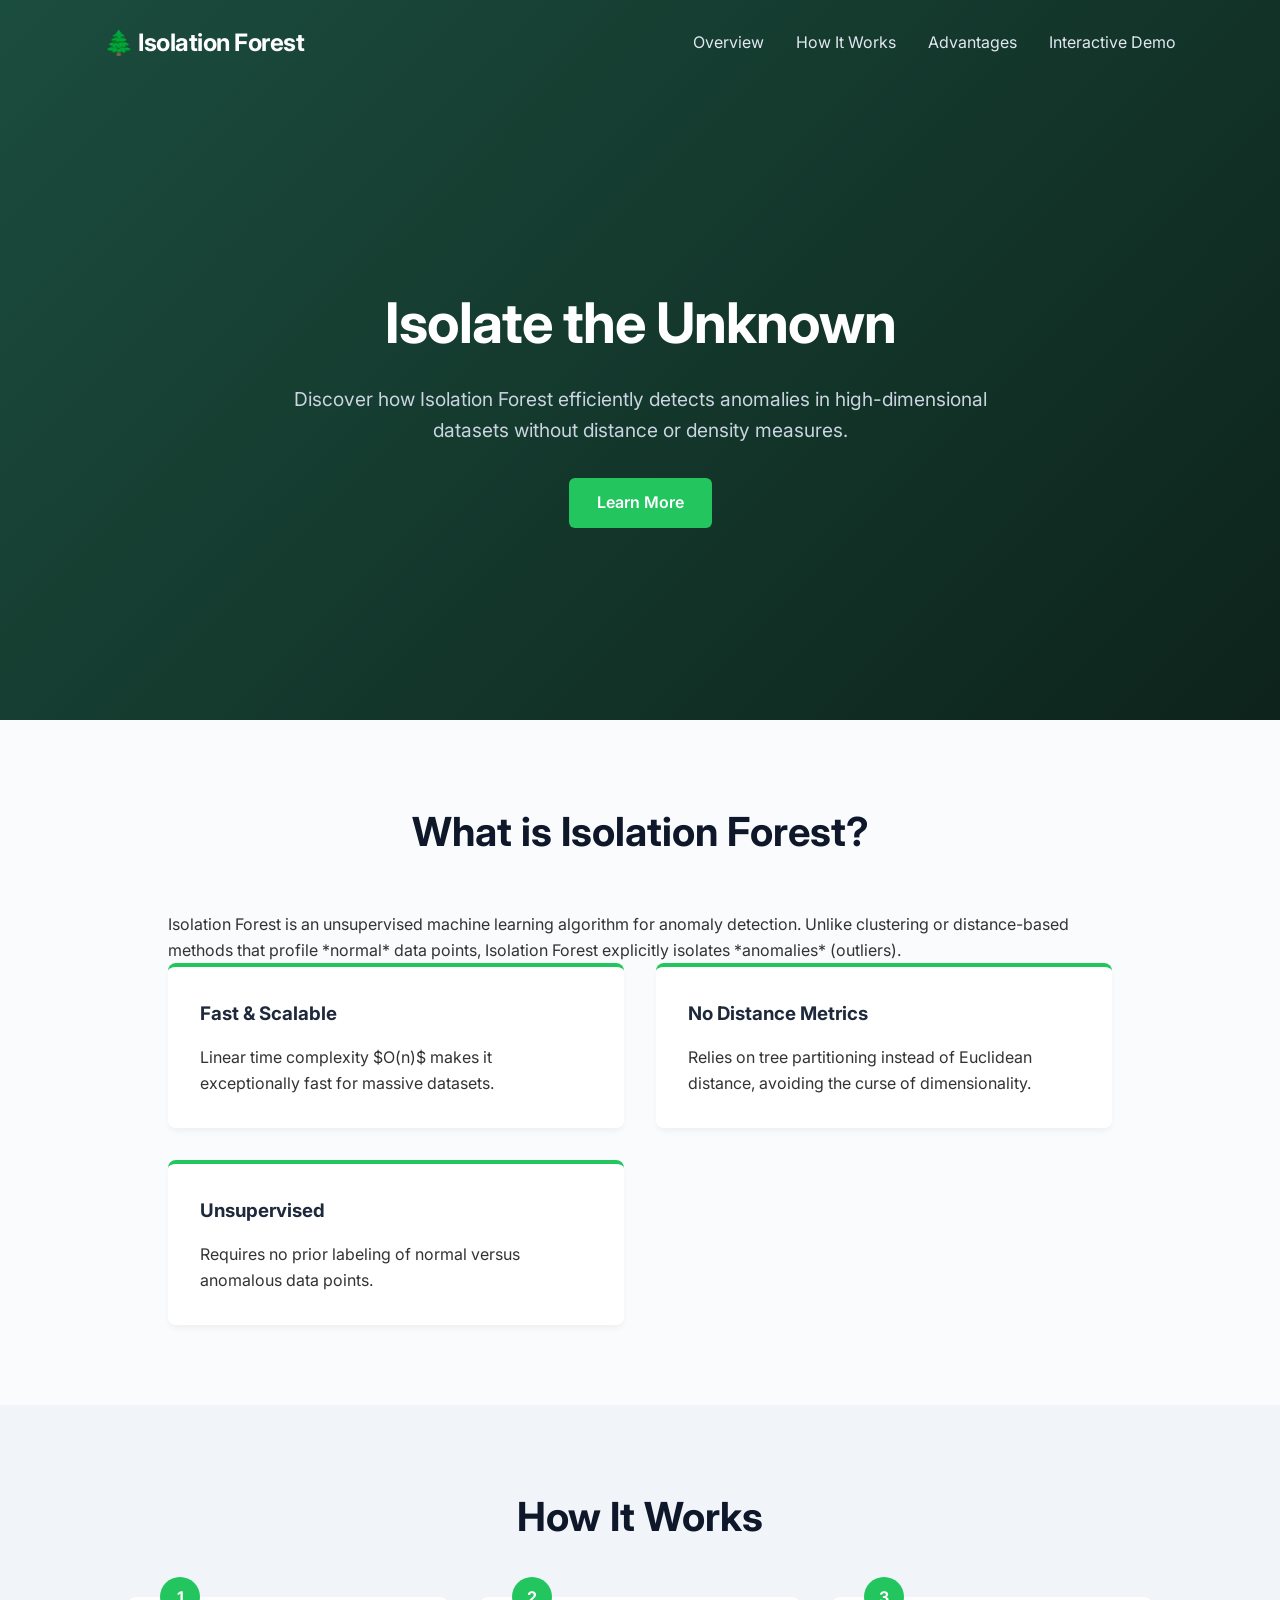
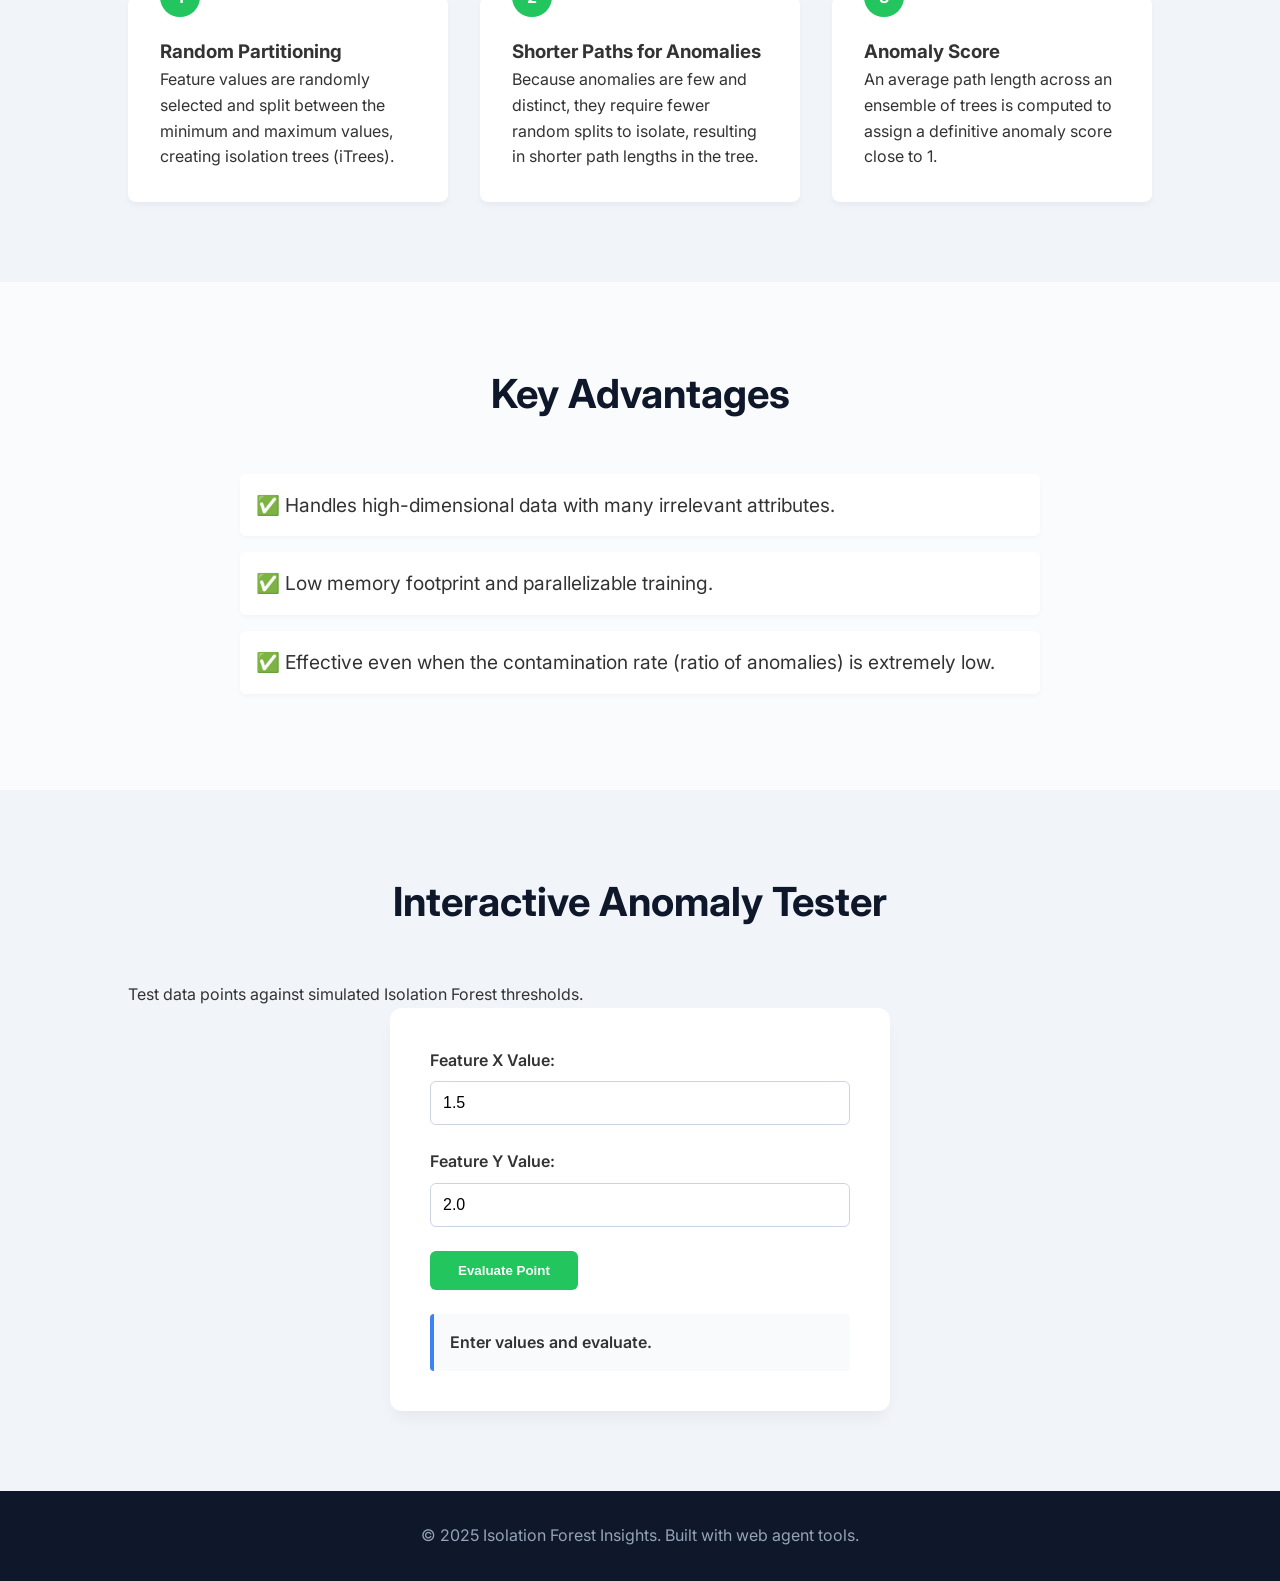
<file: ME3-Full-Duplex-Voice-AI-Agent/outputs/websites/isolation_forest/index.html>
<!DOCTYPE html>
<html lang="en">
<head>
    <meta charset="UTF-8">
    <meta name="viewport" content="width=device-width, initial-scale=1.0">
    <title>Isolation Forest: Anomaly Detection Explained</title>
    <link rel="stylesheet" href="style.css">
    <link href="https://fonts.googleapis.com/css2?family=Inter:wght@300;400;600;700&display=swap" rel="stylesheet">
</head>
<body>
    <header class="hero">
        <nav class="navbar">
            <div class="logo">🌲 Isolation Forest</div>
            <ul class="nav-links">
                <li><a href="#overview">Overview</a></li>
                <li><a href="#how-it-works">How It Works</a></li>
                <li><a href="#advantages">Advantages</a></li>
                <li><a href="#demo">Interactive Demo</a></li>
            </ul>
        </nav>
        <div class="hero-content">
            <h1>Isolate the Unknown</h1>
            <p>Discover how Isolation Forest efficiently detects anomalies in high-dimensional datasets without distance or density measures.</p>
            <a href="#how-it-works" class="btn primary">Learn More</a>
        </div>
    </header>

    <main>
        <section id="overview" class="section">
            <h2>What is Isolation Forest?</h2>
            <p>Isolation Forest is an unsupervised machine learning algorithm for anomaly detection. Unlike clustering or distance-based methods that profile *normal* data points, Isolation Forest explicitly isolates *anomalies* (outliers).</p>
            <div class="card-grid">
                <div class="card">
                    <h3>Fast & Scalable</h3>
                    <p>Linear time complexity $O(n)$ makes it exceptionally fast for massive datasets.</p>
                </div>
                <div class="card">
                    <h3>No Distance Metrics</h3>
                    <p>Relies on tree partitioning instead of Euclidean distance, avoiding the curse of dimensionality.</p>
                </div>
                <div class="card">
                    <h3>Unsupervised</h3>
                    <p>Requires no prior labeling of normal versus anomalous data points.</p>
                </div>
            </div>
        </section>

        <section id="how-it-works" class="section bg-light">
            <h2>How It Works</h2>
            <div class="steps">
                <div class="step">
                    <div class="step-num">1</div>
                    <h3>Random Partitioning</h3>
                    <p>Feature values are randomly selected and split between the minimum and maximum values, creating isolation trees (iTrees).</p>
                </div>
                <div class="step">
                    <div class="step-num">2</div>
                    <h3>Shorter Paths for Anomalies</h3>
                    <p>Because anomalies are few and distinct, they require fewer random splits to isolate, resulting in shorter path lengths in the tree.</p>
                </div>
                <div class="step">
                    <div class="step-num">3</div>
                    <h3>Anomaly Score</h3>
                    <p>An average path length across an ensemble of trees is computed to assign a definitive anomaly score close to 1.</p>
                </div>
            </div>
        </section>

        <section id="advantages" class="section">
            <h2>Key Advantages</h2>
            <ul class="feature-list">
                <li>✅ Handles high-dimensional data with many irrelevant attributes.</li>
                <li>✅ Low memory footprint and parallelizable training.</li>
                <li>✅ Effective even when the contamination rate (ratio of anomalies) is extremely low.</li>
            </ul>
        </section>

        <section id="demo" class="section bg-light text-center">
            <h2>Interactive Anomaly Tester</h2>
            <p>Test data points against simulated Isolation Forest thresholds.</p>
            <div class="demo-box">
                <div class="input-group">
                    <label for="featureX">Feature X Value:</label>
                    <input type="number" id="featureX" value="1.5" step="0.1">
                </div>
                <div class="input-group">
                    <label for="featureY">Feature Y Value:</label>
                    <input type="number" id="featureY" value="2.0" step="0.1">
                </div>
                <button id="testBtn" class="btn primary">Evaluate Point</button>
                <div id="resultOutput" class="result-display">Enter values and evaluate.</div>
            </div>
        </section>
    </main>

    <footer>
        <p>&copy; 2025 Isolation Forest Insights. Built with web agent tools.</p>
    </footer>

    <script src="script.js"></script>
</body>
</html>
</file>
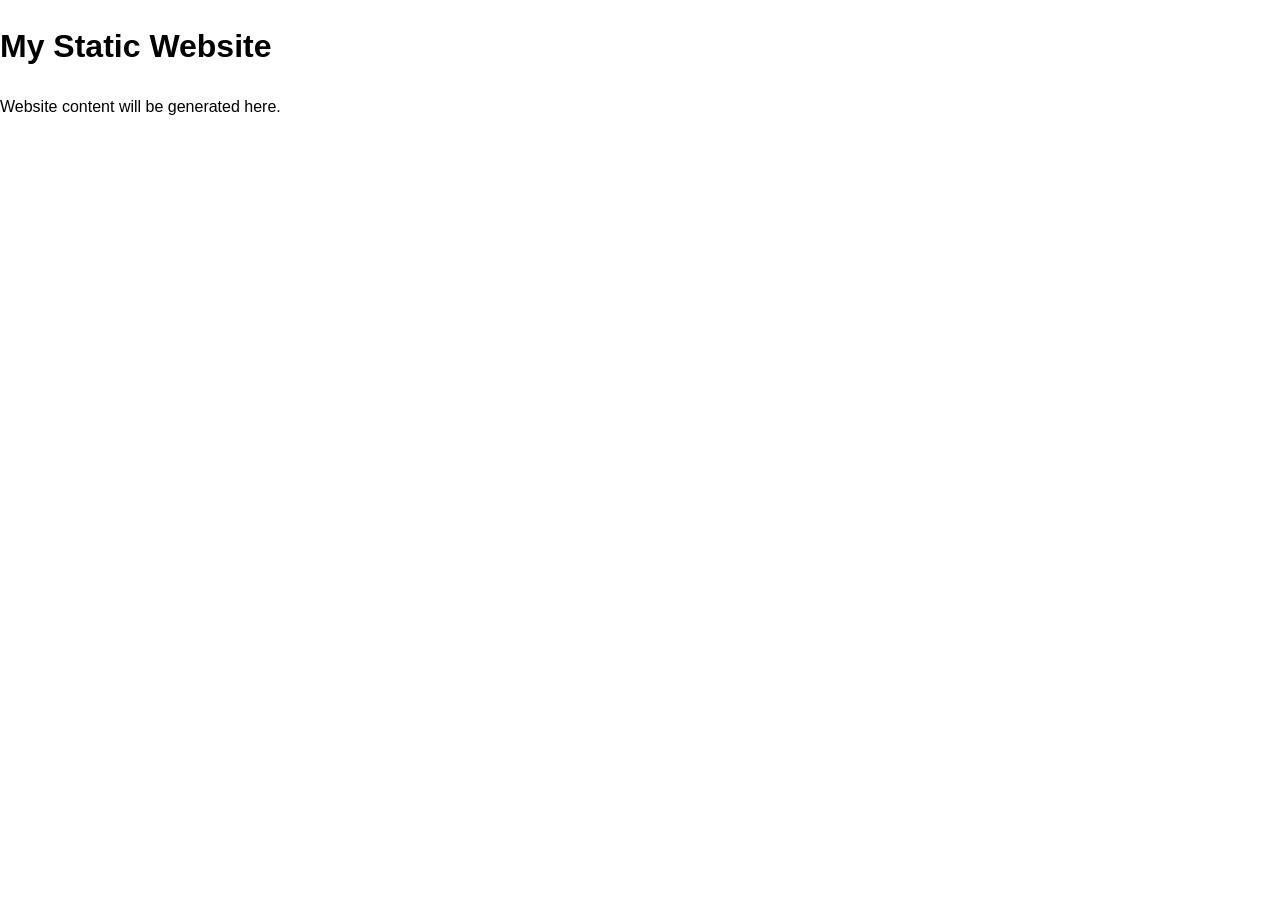
<file: ME3-Full-Duplex-Voice-AI-Agent/outputs/websites/my_static_website/index.html>
<!DOCTYPE html>
<html lang="en">
<head>
    <meta charset="UTF-8">
    <meta name="viewport" content="width=device-width, initial-scale=1.0">
    <meta name="description" content="A clean, modern static website.">
    <title>My Static Website</title>
    <link rel="stylesheet" href="style.css">
</head>
<body>

    <main>
        <h1>My Static Website</h1>
        <p>Website content will be generated here.</p>
    </main>

    <script src="script.js"></script>
</body>
</html>
</file>
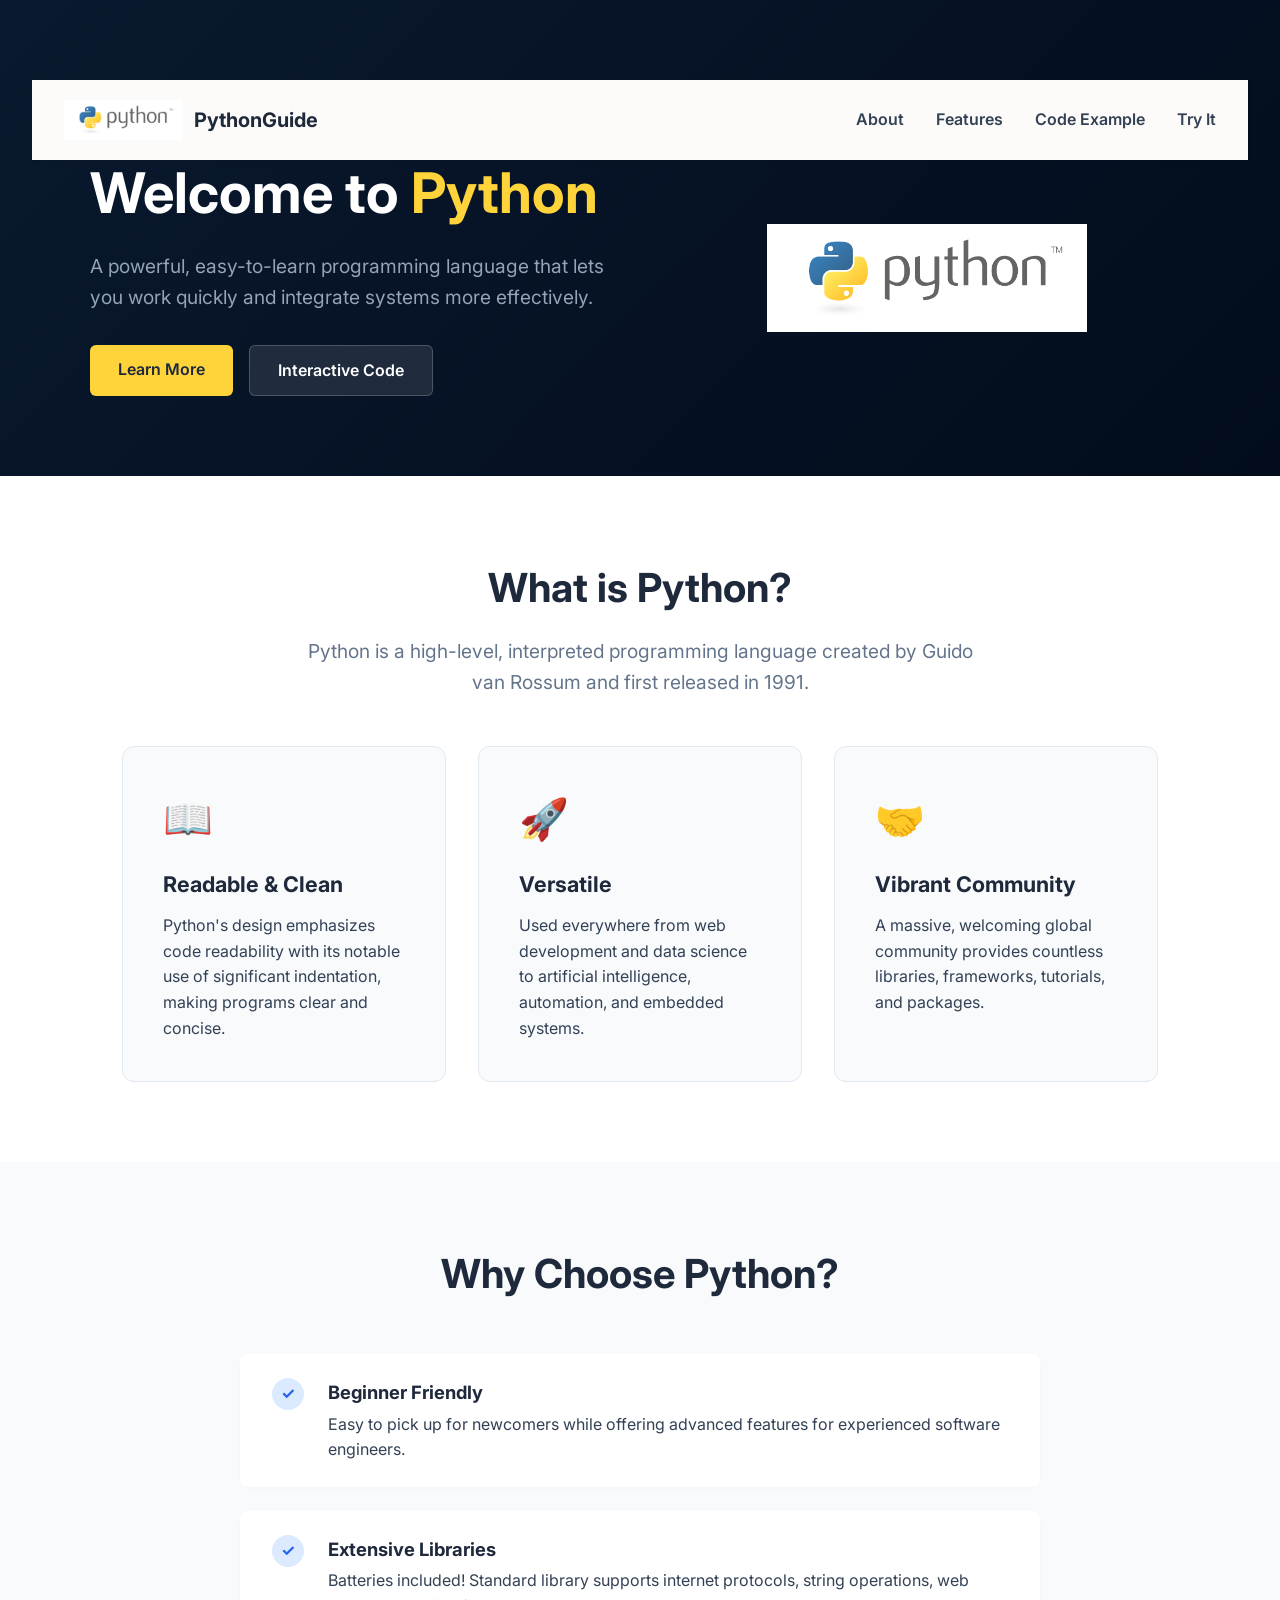
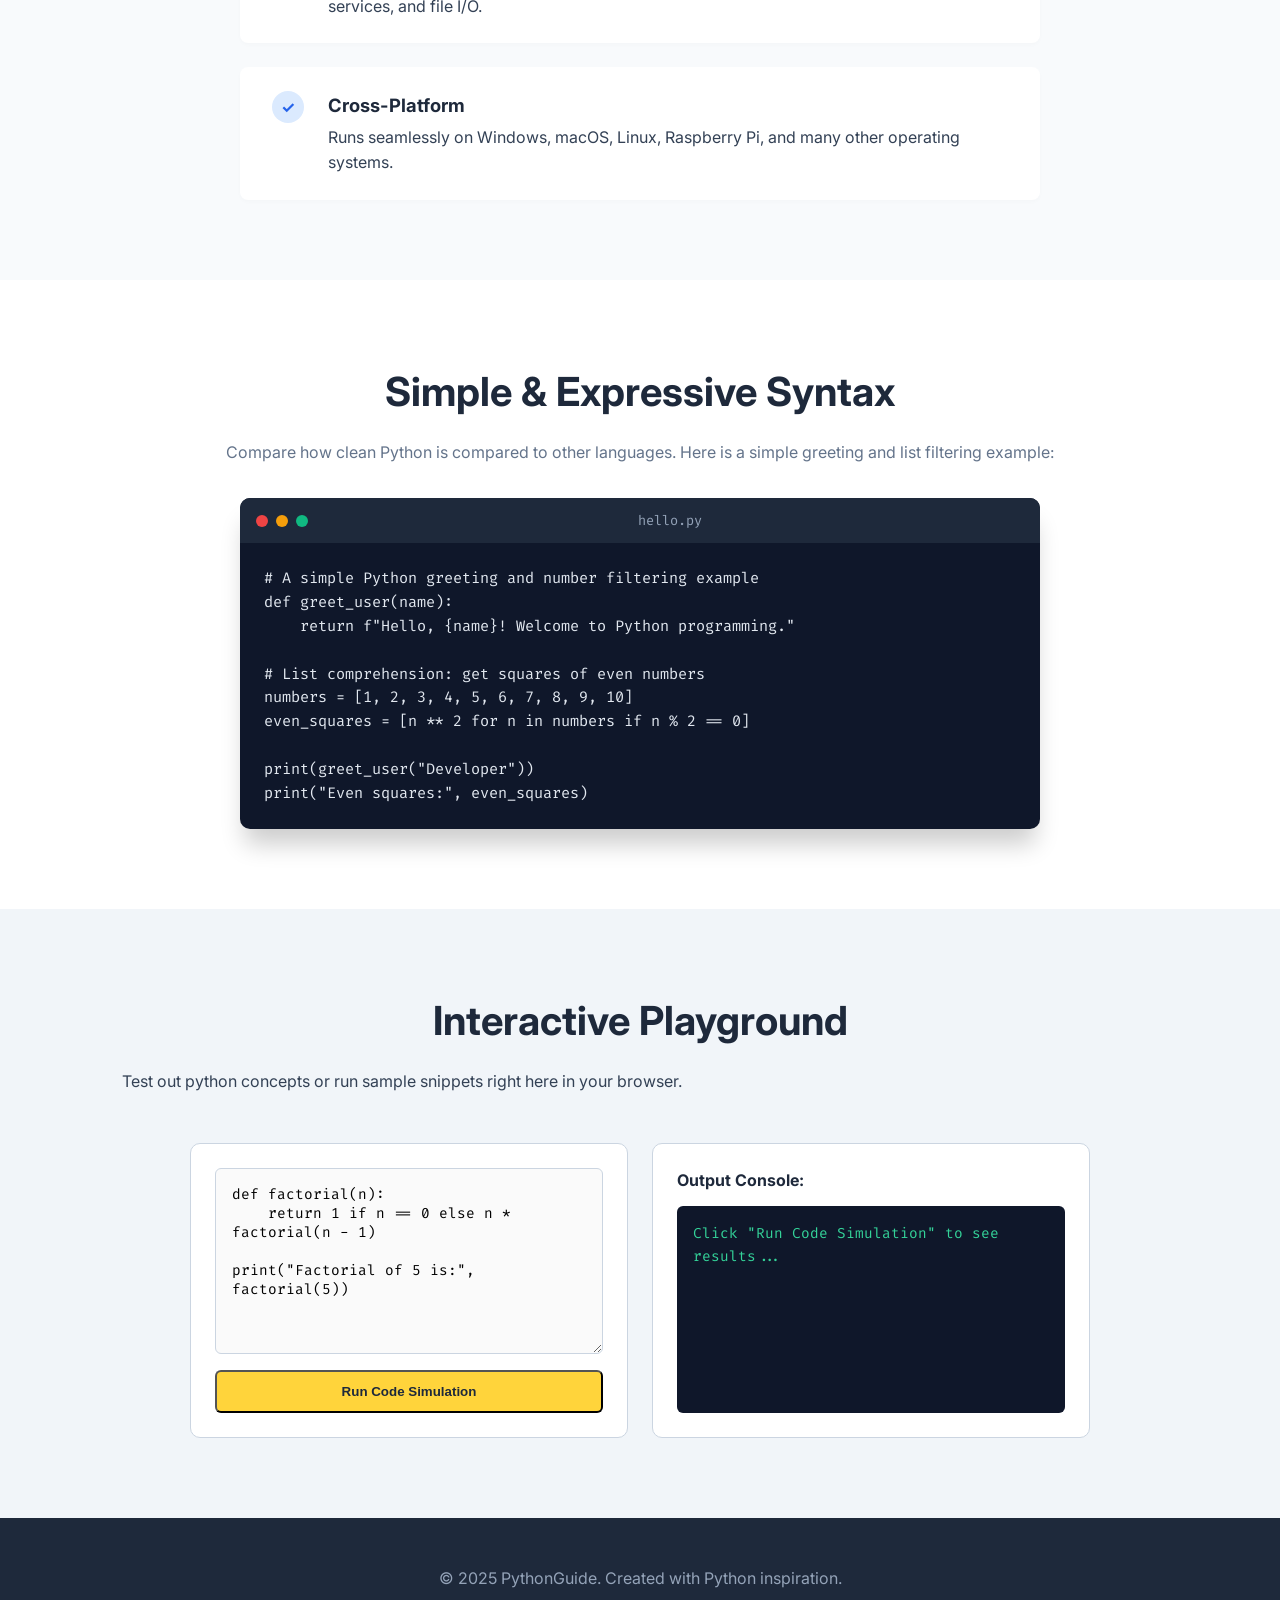
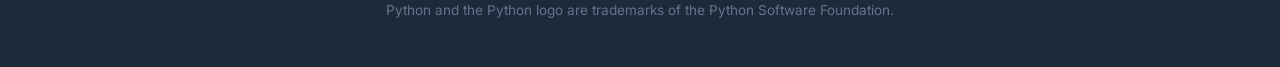
<file: ME3-Full-Duplex-Voice-AI-Agent/outputs/websites/python_intro/index.html>
<!DOCTYPE html>
<html lang="en">
<head>
    <meta charset="UTF-8">
    <meta name="viewport" content="width=device-width, initial-scale=1.0">
    <title>Discover Python Programming</title>
    <link rel="stylesheet" href="style.css">
    <link rel="preconnect" href="https://fonts.googleapis.com">
    <link rel="preconnect" href="https://fonts.gstatic.com" crossorigin>
    <link href="https://fonts.googleapis.com/css2?family=Fira+Code:wght@400;600&family=Inter:wght@300;400;600;700&display=swap" rel="stylesheet">
</head>
<body>
    <header class="hero">
        <nav class="navbar">
            <div class="logo-container">
                <img src="assets/python-logo.png" alt="Python Logo" class="nav-logo">
                <span class="brand-name">PythonGuide</span>
            </div>
            <ul class="nav-links">
                <li><a href="#about">About</a></li>
                <li><a href="#features">Features</a></li>
                <li><a href="#example">Code Example</a></li>
                <li><a href="#interactive">Try It</a></li>
            </ul>
        </nav>
        <div class="hero-content">
            <div class="hero-text">
                <h1>Welcome to <span class="highlight">Python</span></h1>
                <p class="tagline">A powerful, easy-to-learn programming language that lets you work quickly and integrate systems more effectively.</p>
                <div class="cta-buttons">
                    <a href="#about" class="btn btn-primary">Learn More</a>
                    <a href="#interactive" class="btn btn-secondary">Interactive Code</a>
                </div>
            </div>
            <div class="hero-logo">
                <img src="assets/python-logo.png" alt="Python Official Logo" class="floating-logo">
            </div>
        </div>
    </header>

    <main>
        <section id="about" class="section about-section">
            <div class="container">
                <h2>What is Python?</h2>
                <p class="lead">Python is a high-level, interpreted programming language created by Guido van Rossum and first released in 1991.</p>
                <div class="about-grid">
                    <div class="card">
                        <div class="card-icon">📖</div>
                        <h3>Readable & Clean</h3>
                        <p>Python's design emphasizes code readability with its notable use of significant indentation, making programs clear and concise.</p>
                    </div>
                    <div class="card">
                        <div class="card-icon">🚀</div>
                        <h3>Versatile</h3>
                        <p>Used everywhere from web development and data science to artificial intelligence, automation, and embedded systems.</p>
                    </div>
                    <div class="card">
                        <div class="card-icon">🤝</div>
                        <h3>Vibrant Community</h3>
                        <p>A massive, welcoming global community provides countless libraries, frameworks, tutorials, and packages.</p>
                    </div>
                </div>
            </div>
        </section>

        <section id="features" class="section features-section">
            <div class="container">
                <h2>Why Choose Python?</h2>
                <div class="feature-list">
                    <div class="feature-item">
                        <span class="check">✓</span>
                        <div>
                            <h4>Beginner Friendly</h4>
                            <p>Easy to pick up for newcomers while offering advanced features for experienced software engineers.</p>
                        </div>
                    </div>
                    <div class="feature-item">
                        <span class="check">✓</span>
                        <div>
                            <h4>Extensive Libraries</h4>
                            <p>Batteries included! Standard library supports internet protocols, string operations, web services, and file I/O.</p>
                        </div>
                    </div>
                    <div class="feature-item">
                        <span class="check">✓</span>
                        <div>
                            <h4>Cross-Platform</h4>
                            <p>Runs seamlessly on Windows, macOS, Linux, Raspberry Pi, and many other operating systems.</p>
                        </div>
                    </div>
                </div>
            </div>
        </section>

        <section id="example" class="section code-section">
            <div class="container">
                <h2>Simple & Expressive Syntax</h2>
                <p>Compare how clean Python is compared to other languages. Here is a simple greeting and list filtering example:</p>
                <div class="code-container">
                    <div class="code-header">
                        <span class="dot red"></span>
                        <span class="dot yellow"></span>
                        <span class="dot green"></span>
                        <span class="filename">hello.py</span>
                    </div>
                    <pre><code class="language-python"># A simple Python greeting and number filtering example
def greet_user(name):
    return f"Hello, {name}! Welcome to Python programming."

# List comprehension: get squares of even numbers
numbers = [1, 2, 3, 4, 5, 6, 7, 8, 9, 10]
even_squares = [n ** 2 for n in numbers if n % 2 == 0]

print(greet_user("Developer"))
print("Even squares:", even_squares)</code></pre>
                </div>
            </div>
        </section>

        <section id="interactive" class="section interactive-section">
            <div class="container">
                <h2>Interactive Playground</h2>
                <p>Test out python concepts or run sample snippets right here in your browser.</p>
                <div class="playground-box">
                    <div class="editor-pane">
                        <textarea id="code-input" rows="8">def factorial(n):
    return 1 if n == 0 else n * factorial(n - 1)

print("Factorial of 5 is:", factorial(5))</textarea>
                        <button id="run-btn" class="btn btn-primary">Run Code Simulation</button>
                    </div>
                    <div class="output-pane">
                        <h4>Output Console:</h4>
                        <pre id="console-output">Click "Run Code Simulation" to see results...</pre>
                    </div>
                </div>
            </div>
        </section>
    </main>

    <footer>
        <div class="container footer-content">
            <p>&copy; 2025 PythonGuide. Created with Python inspiration.</p>
            <p class="disclaimer">Python and the Python logo are trademarks of the Python Software Foundation.</p>
        </div>
    </footer>

    <script src="script.js"></script>
</body>
</html>
</file>
<file: ME3-Full-Duplex-Voice-AI-Agent/outputs/websites/isolation_forest/style.css>
* {
    margin: 0;
    padding: 0;
    box-sizing: border-box;
}

body {
    font-family: 'Inter', sans-serif;
    color: #333;
    line-height: 1.6;
    background-color: #fafbfc;
}

.hero {
    background: linear-gradient(135deg, #1b4d3e 0%, #0d231b 100%);
    color: #fff;
    min-height: 80vh;
    display: flex;
    flex-direction: column;
    justify-content: space-between;
}

.navbar {
    display: flex;
    justify-content: space-between;
    align-items: center;
    padding: 1.5rem 5%;
    max-width: 1200px;
    margin: 0 auto;
    width: 100%;
}

.logo {
    font-size: 1.5rem;
    font-weight: 700;
    letter-spacing: -0.5px;
}

.nav-links {
    list-style: none;
    display: flex;
    gap: 2rem;
}

.nav-links a {
    color: #e2e8f0;
    text-decoration: none;
    font-weight: 400;
    transition: color 0.2s;
}

.nav-links a:hover {
    color: #4ade80;
}

.hero-content {
    text-align: center;
    max-width: 800px;
    margin: auto;
    padding: 2rem 1rem;
}

.hero-content h1 {
    font-size: 3.5rem;
    margin-bottom: 1rem;
    font-weight: 700;
    letter-spacing: -1px;
}

.hero-content p {
    font-size: 1.2rem;
    color: #cbd5e1;
    margin-bottom: 2rem;
}

.btn {
    display: inline-block;
    padding: 0.75rem 1.75rem;
    border-radius: 6px;
    text-decoration: none;
    font-weight: 600;
    transition: all 0.2s;
    cursor: pointer;
    border: none;
}

.btn.primary {
    background-color: #22c55e;
    color: #fff;
}

.btn.primary:hover {
    background-color: #16a34a;
}

.section {
    padding: 5rem 10%;
    max-width: 1200px;
    margin: 0 auto;
}

.section.bg-light {
    background-color: #f1f5f9;
    max-width: 100%;
    padding: 5rem 10%;
}

.section h2 {
    text-align: center;
    font-size: 2.5rem;
    margin-bottom: 3rem;
    color: #0f172a;
}

.card-grid {
    display: grid;
    grid-template-columns: repeat(auto-fit, minmax(300px, 1fr));
    gap: 2rem;
}

.card {
    background: #fff;
    padding: 2rem;
    border-radius: 8px;
    box-shadow: 0 4px 6px -1px rgba(0,0,0,0.05);
    border-top: 4px solid #22c55e;
}

.card h3 {
    margin-bottom: 1rem;
    color: #1e293b;
}

.steps {
    display: grid;
    grid-template-columns: repeat(auto-fit, minmax(280px, 1fr));
    gap: 2rem;
}

.step {
    background: #fff;
    padding: 2.5rem 2rem 2rem;
    border-radius: 8px;
    position: relative;
    box-shadow: 0 4px 6px -1px rgba(0,0,0,0.05);
}

.step-num {
    position: absolute;
    top: -20px;
    left: 2rem;
    width: 40px;
    height: 40px;
    background: #22c55e;
    color: white;
    font-weight: 700;
    display: flex;
    align-items: center;
    justify-content: center;
    border-radius: 50%;
}

.feature-list {
    list-style: none;
    max-width: 800px;
    margin: 0 auto;
    font-size: 1.2rem;
}

.feature-list li {
    margin-bottom: 1rem;
    padding: 1rem;
    background: #fff;
    border-radius: 6px;
    box-shadow: 0 2px 4px rgba(0,0,0,0.03);
}

.demo-box {
    max-width: 500px;
    margin: 0 auto;
    background: #fff;
    padding: 2.5rem;
    border-radius: 12px;
    box-shadow: 0 10px 15px -3px rgba(0,0,0,0.05);
    text-align: left;
}

.input-group {
    margin-bottom: 1.5rem;
}

.input-group label {
    display: block;
    margin-bottom: 0.5rem;
    font-weight: 600;
}

.input-group input {
    width: 100%;
    padding: 0.75rem;
    border: 1px solid #cbd5e1;
    border-radius: 6px;
    font-size: 1rem;
}

.result-display {
    margin-top: 1.5rem;
    padding: 1rem;
    background: #f8fafc;
    border-left: 4px solid #3b82f6;
    border-radius: 4px;
    font-weight: 600;
}

footer {
    text-align: center;
    padding: 2rem;
    background: #0f172a;
    color: #94a3b8;
}
</file>
<file: ME3-Full-Duplex-Voice-AI-Agent/outputs/websites/my_static_website/style.css>
* {
    box-sizing: border-box;
}

body {
    margin: 0;
    font-family: Arial, sans-serif;
    line-height: 1.6;
}
</file>
<file: ME3-Full-Duplex-Voice-AI-Agent/outputs/websites/python_intro/style.css>
:root {
    --primary-color: #3776ab;
    --secondary-color: #ffd43b;
    --dark-color: #1e293b;
    --light-color: #f8fafc;
    --text-color: #334155;
    --border-color: #cbd5e1;
    --code-bg: #0f172a;
    --code-text: #e2e8f0;
    --accent-blue: #2563eb;
    --transition: all 0.3s ease;
}

* {
    margin: 0;
    padding: 0;
    box-sizing: border-box;
}

html {
    scroll-behavior: smooth;
}

body {
    font-family: 'Inter', sans-serif, system-ui;
    color: var(--text-color);
    background-color: var(--light-color);
    line-height: 1.6;
}

.container {
    max-width: 1100px;
    margin: 0 auto;
    padding: 0 2rem;
}

/* Navbar */
.navbar {
    display: flex;
    justify-content: space-between;
    align-items: center;
    padding: 1.25rem 2rem;
    background: #fcfbf9; /* Cream white */
    box-shadow: 0 1px 3px rgba(0,0,0,0.1);
    position: sticky;
    top: 0;
    z-index: 100;
}

.logo-container {
    display: flex;
    align-items: center;
    gap: 0.75rem;
}

.nav-logo {
    height: 40px;
    width: auto;
}

.brand-name {
    font-weight: 700;
    font-size: 1.25rem;
    color: var(--dark-color);
}

.nav-links {
    display: flex;
    list-style: none;
    gap: 2rem;
}

.nav-links a {
    text-decoration: none;
    color: var(--text-color);
    font-weight: 600;
    transition: var(--transition);
}

.nav-links a:hover {
    color: var(--primary-color);
}

/* Hero Section */
.hero {
    background: linear-gradient(135deg, #0a192f 0%, #020c1b 100%);
    color: white;
    padding: 5rem 2rem;
    overflow: hidden;
}

.hero-content {
    max-width: 1100px;
    margin: 0 auto;
    display: flex;
    align-items: center;
    justify-content: space-between;
    gap: 3rem;
}

.hero-text {
    flex: 1;
}

.hero-text h1 {
    font-size: 3.5rem;
    font-weight: 700;
    line-height: 1.2;
    margin-bottom: 1.5rem;
}

.highlight {
    color: var(--secondary-color);
}

.tagline {
    font-size: 1.2rem;
    color: #94a3b8;
    margin-bottom: 2rem;
}

.cta-buttons {
    display: flex;
    gap: 1rem;
}

.btn {
    display: inline-block;
    padding: 0.75rem 1.75rem;
    border-radius: 6px;
    font-weight: 600;
    text-decoration: none;
    transition: var(--transition);
}

.btn-primary {
    background-color: var(--secondary-color);
    color: var(--dark-color);
}

.btn-primary:hover {
    background-color: #e5be27;
    transform: translateY(-2px);
}

.btn-secondary {
    background-color: rgba(255, 255, 255, 0.1);
    color: white;
    border: 1px solid rgba(255, 255, 255, 0.2);
}

.btn-secondary:hover {
    background-color: rgba(255, 255, 255, 0.2);
    transform: translateY(-2px);
}

.hero-logo {
    flex: 1;
    display: flex;
    justify-content: center;
}

.floating-logo {
    max-width: 320px;
    width: 100%;
    animation: float 4s ease-in-out infinite;
}

@keyframes float {
    0%, 100% { transform: translateY(0); }
    50% { transform: translateY(-15px); }
}

/* Sections */
.section {
    padding: 5rem 0;
}

.about-section {
    background-color: white;
}

.about-section h2, .features-section h2, .code-section h2, .interactive-section h2 {
    font-size: 2.5rem;
    text-align: center;
    margin-bottom: 1rem;
    color: var(--dark-color);
}

.lead {
    text-align: center;
    font-size: 1.2rem;
    max-width: 700px;
    margin: 0 auto 3rem auto;
    color: #64748b;
}

.about-grid {
    display: grid;
    grid-template-columns: repeat(auto-fit, minmax(300px, 1fr));
    gap: 2rem;
}

.card {
    background: var(--light-color);
    padding: 2.5rem;
    border-radius: 12px;
    border: 1px solid #e2e8f0;
    transition: var(--transition);
}

.card:hover {
    transform: translateY(-5px);
    box-shadow: 0 10px 25px rgba(0,0,0,0.05);
    border-color: var(--primary-color);
}

.card-icon {
    font-size: 2.5rem;
    margin-bottom: 1rem;
}

.card h3 {
    font-size: 1.35rem;
    margin-bottom: 0.75rem;
    color: var(--dark-color);
}

/* Features */
.features-section {
    background-color: var(--light-color);
}

.feature-list {
    max-width: 800px;
    margin: 3rem auto 0 auto;
    display: flex;
    flex-direction: column;
    gap: 1.5rem;
}

.feature-item {
    display: flex;
    gap: 1.5rem;
    background: white;
    padding: 1.5rem 2rem;
    border-radius: 8px;
    box-shadow: 0 2px 4px rgba(0,0,0,0.02);
    align-items: flex-start;
}

.check {
    background-color: #dbeafe;
    color: var(--accent-blue);
    width: 32px;
    height: 32px;
    border-radius: 50%;
    display: flex;
    align-items: center;
    justify-content: center;
    font-weight: bold;
    flex-shrink: 0;
}

.feature-item h4 {
    font-size: 1.15rem;
    color: var(--dark-color);
    margin-bottom: 0.25rem;
}

/* Code Section */
.code-section {
    background-color: white;
}

.code-section p {
    text-align: center;
    margin-bottom: 2rem;
    color: #64748b;
}

.code-container {
    max-width: 800px;
    margin: 0 auto;
    background: var(--code-bg);
    border-radius: 10px;
    overflow: hidden;
    box-shadow: 0 20px 25px -5px rgba(0,0,0,0.2);
}

.code-header {
    background: #1e293b;
    padding: 0.75rem 1rem;
    display: flex;
    align-items: center;
    gap: 0.5rem;
}

.dot {
    width: 12px;
    height: 12px;
    border-radius: 50%;
}

.dot.red { background-color: #ef4444; }
.dot.yellow { background-color: #f59e0b; }
.dot.green { background-color: #10b981; }

.filename {
    margin-left: auto;
    margin-right: auto;
    color: #94a3b8;
    font-family: 'Fira Code', monospace;
    font-size: 0.85rem;
}

.code-container pre {
    padding: 1.5rem;
    overflow-x: auto;
}

.code-container code {
    font-family: 'Fira Code', monospace;
    color: var(--code-text);
    font-size: 0.95rem;
    line-height: 1.5;
}

/* Interactive Section */
.interactive-section {
    background-color: #f1f5f9;
}

.playground-box {
    max-width: 900px;
    margin: 3rem auto 0 auto;
    display: grid;
    grid-template-columns: 1fr 1fr;
    gap: 1.5rem;
}

.editor-pane, .output-pane {
    background: white;
    padding: 1.5rem;
    border-radius: 10px;
    border: 1px solid var(--border-color);
    display: flex;
    flex-direction: column;
}

#code-input {
    width: 100%;
    font-family: 'Fira Code', monospace;
    font-size: 0.9rem;
    padding: 1rem;
    border: 1px solid var(--border-color);
    border-radius: 6px;
    background: #fafafa;
    resize: vertical;
    margin-bottom: 1rem;
}

#code-input:focus {
    outline: none;
    border-color: var(--primary-color);
}

.output-pane h4 {
    margin-bottom: 0.75rem;
    color: var(--dark-color);
}

#console-output {
    flex: 1;
    background: var(--code-bg);
    color: #34d399;
    font-family: 'Fira Code', monospace;
    padding: 1rem;
    border-radius: 6px;
    font-size: 0.9rem;
    min-height: 150px;
    white-space: pre-wrap;
}

/* Footer */
footer {
    background: var(--dark-color);
    color: #94a3b8;
    padding: 3rem 0;
    text-align: center;
}

.footer-content p {
    margin-bottom: 0.5rem;
}

.disclaimer {
    font-size: 0.85rem;
    color: #64748b;
}

/* Responsive */
@media (max-width: 768px) {
    .hero-content {
        flex-direction: column;
        text-align: center;
    }
    .hero-text h1 {
        font-size: 2.5rem;
    }
    .cta-buttons {
        justify-content: center;
    }
    .nav-links {
        display: none;
    }
    .playground-box {
        grid-template-columns: 1fr;
    }
}
</file>
